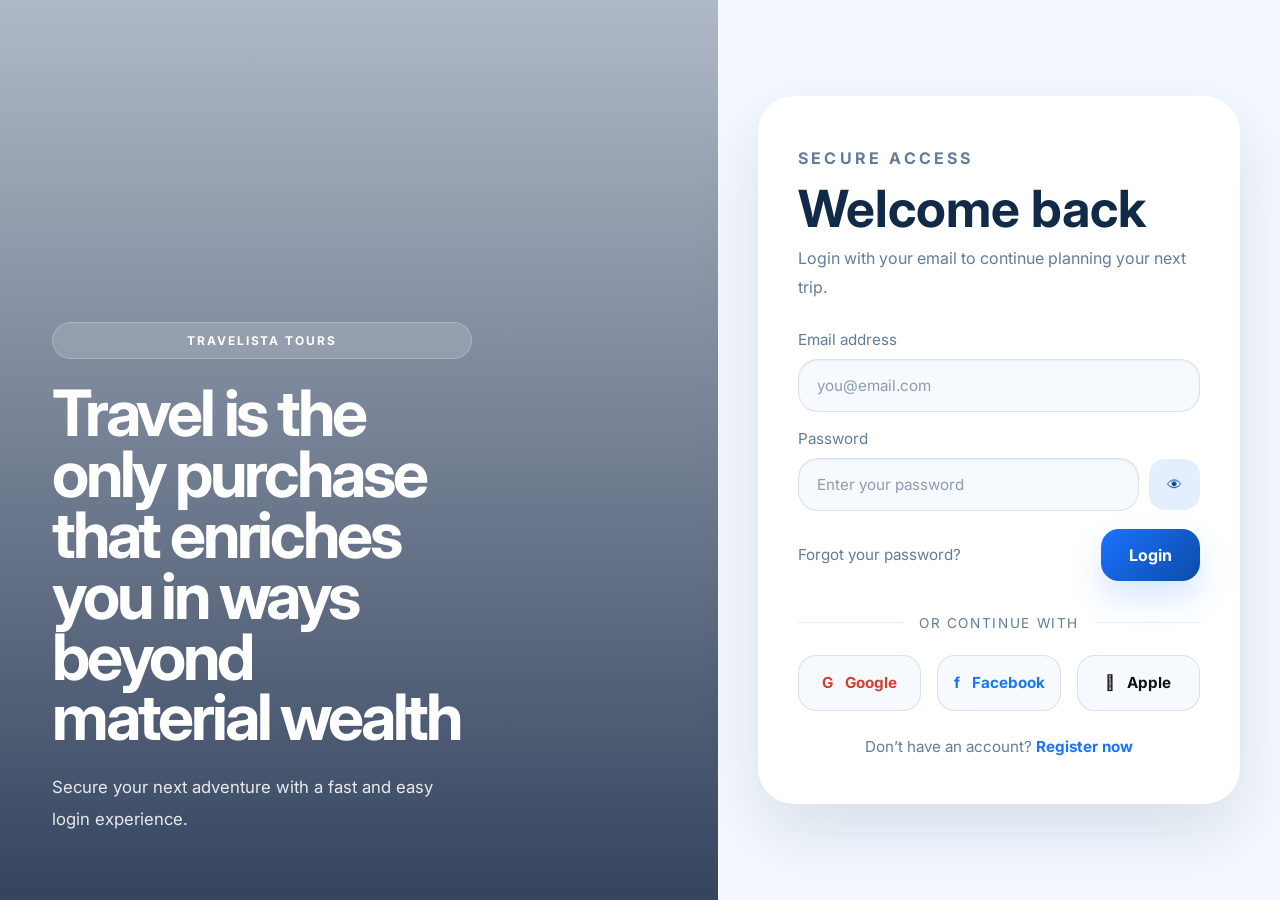
<file: index.html>
<!DOCTYPE html>
<html lang="en">
<head>
    <meta charset="UTF-8">
    <meta name="viewport" content="width=device-width, initial-scale=1.0">
    <title>Travelista Tours - Login</title>
    <link rel="preconnect" href="https://fonts.googleapis.com">
    <link rel="preconnect" href="https://fonts.gstatic.com" crossorigin>
    <link href="https://fonts.googleapis.com/css2?family=Inter:wght@400;500;600;700;800&display=swap" rel="stylesheet">
    <link rel="stylesheet" href="style.css">
</head>
<body>
    <div class="login-page">
        <section class="hero-panel">
            <div class="hero-overlay"></div>
            <div class="hero-copy">
                <span class="hero-pill">Travelista Tours</span>
                <h1>Travel is the only purchase that enriches you in ways beyond material wealth</h1>
                <p>Secure your next adventure with a fast and easy login experience.</p>
            </div>
        </section>

        <section class="auth-panel">
            <div class="auth-card">
                <div class="auth-head">
                    <p class="eyebrow">Secure access</p>
                    <h1>Welcome back</h1>
                    <p>Login with your email to continue planning your next trip.</p>
                </div>

                <form class="auth-form" action="#" method="post">
                    <label>
                        <span>Email address</span>
                        <input type="email" name="email" placeholder="you@email.com" required>
                    </label>
                    <label>
                        <span>Password</span>
                        <div class="password-field">
                            <input type="password" name="password" placeholder="Enter your password" required>
                            <button class="password-toggle" type="button" aria-label="Toggle password visibility">👁</button>
                        </div>
                    </label>

                    <div class="auth-actions">
                        <a href="#forgot" class="link-secondary">Forgot your password?</a>
                        <button type="submit" class="btn-primary">Login</button>
                    </div>
                </form>

                <div class="divider"><span>Or continue with</span></div>

                <div class="social-login">
                    <button class="btn-social btn-google" aria-label="Login with Google"><span>G</span> Google</button>
                    <button class="btn-social btn-facebook" aria-label="Login with Facebook"><span>f</span> Facebook</button>
                    <button class="btn-social btn-apple" aria-label="Login with Apple"><span></span> Apple</button>
                </div>

                <p class="register-note">Don’t have an account? <a href="#register">Register now</a></p>
            </div>
        </section>
    </div>
</body>
</html>
</file>
<file: style.css>
/* Root theme variables */
:root {
    color-scheme: light;
    --bg: #eaf2ff;
    --bg-gradient: linear-gradient(180deg, #eaf2ff 0%, #f8fbff 100%);
    --surface: #ffffff;
    --surface-soft: #f6faff;
    --text: #112a47;
    --muted: #627d99;
    --accent: #1b73ff;
    --accent-dark: #0d4aa8;
    --border: rgba(17, 42, 71, 0.12);
    --shadow: 0 28px 70px rgba(17, 42, 71, 0.12);
}

* {
    box-sizing: border-box;
}

html,
body {
    margin: 0;
    min-height: 100%;
    font-family: 'Inter', 'Segoe UI', system-ui, sans-serif;
    -webkit-font-smoothing: antialiased;
    background: var(--bg-gradient);
}

body {
    color: var(--text);
}

button,
input,
a {
    font: inherit;
    transition: all 0.2s ease-in-out;
}

button:focus-visible,
input:focus-visible,
a:focus-visible {
    outline: 3px solid rgba(27, 115, 255, 0.55);
    outline-offset: 3px;
}

.login-page {
    display: grid;
    grid-template-columns: 1.15fr 0.9fr;
    min-height: 100vh;
}

.hero-panel {
    position: relative;
    background: url('https://images.unsplash.com/photo-1470770903676-69b98201ea1c?auto=format&fit=crop&w=1400&q=80') center/cover no-repeat;
    background-blend-mode: multiply;
    display: flex;
    align-items: flex-end;
    padding: clamp(3rem, 5vw, 4rem) clamp(2.5rem, 5vw, 3.25rem);
}

.hero-overlay {
    position: absolute;
    inset: 0;
    background: linear-gradient(180deg, rgba(6, 18, 38, 0.26), rgba(9, 28, 60, 0.82));
}

.hero-copy {
    position: relative;
    z-index: 1;
    max-width: 420px;
    display: grid;
    gap: 24px;
}

.hero-pill {
    display: inline-flex;
    align-items: center;
    justify-content: center;
    padding: 10px 18px;
    border-radius: 999px;
    background: rgba(255, 255, 255, 0.15);
    border: 1px solid rgba(255, 255, 255, 0.22);
    color: #fff;
    text-transform: uppercase;
    letter-spacing: 0.16em;
    font-weight: 700;
    font-size: 0.75rem;
}

.hero-copy h1 {
    margin: 0;
    font-size: clamp(3rem, 5vw, 4.8rem);
    line-height: 0.95;
    letter-spacing: -0.05em;
    color: #fff;
}

.hero-copy p {
    margin: 0;
    font-size: 1.05rem;
    line-height: 1.9;
    color: rgba(255, 255, 255, 0.88);
    max-width: 420px;
}

.auth-panel {
    display: flex;
    align-items: center;
    justify-content: center;
    padding: clamp(2.5rem, 4vw, 3.5rem) clamp(1.5rem, 4vw, 2.5rem);
    background: #f4f8ff;
}

.auth-card {
    width: 100%;
    max-width: 520px;
    background: var(--surface);
    border-radius: 36px;
    box-shadow: var(--shadow);
    padding: clamp(2.5rem, 4vw, 3rem) clamp(1.75rem, 4vw, 2.5rem);
}

.auth-head {
    display: grid;
    gap: 0.6rem;
}

.eyebrow {
    margin: 0;
    color: var(--accent);
    text-transform: uppercase;
    letter-spacing: 0.2em;
    font-size: 0.78rem;
    font-weight: 700;
}

.auth-head h1 {
    margin: 0;
    font-size: clamp(2.4rem, 4vw, 3.4rem);
    line-height: 1.02;
}

.auth-head p {
    margin: 0;
    color: var(--muted);
    font-size: 1rem;
    line-height: 1.8;
}

.auth-form {
    margin-top: clamp(1.75rem, 2vw, 2.25rem);
    display: grid;
    gap: 1.1rem;
}

.auth-form label {
    display: grid;
    gap: 0.625rem;
    color: var(--muted);
    font-size: 0.95rem;
}

.auth-form input {
    width: 100%;
    padding: 1rem 1.1rem;
    border: 1px solid var(--border);
    border-radius: 1.25rem;
    background: var(--surface-soft);
    color: var(--text);
    outline: none;
    box-shadow: inset 0 1px 2px rgba(17, 42, 71, 0.05);
}

.auth-form input::placeholder {
    color: rgba(17, 42, 71, 0.45);
}

.auth-form input:focus {
    border-color: rgba(27, 115, 255, 0.5);
    box-shadow: 0 0 0 4px rgba(27, 115, 255, 0.12);
}

.password-field {
    display: flex;
    align-items: center;
    gap: 10px;
}

.password-field input {
    flex: 1;
}

.password-toggle {
    border: none;
    width: clamp(3rem, 4vw, 3.25rem);
    height: clamp(3rem, 4vw, 3.25rem);
    border-radius: 1rem;
    background: rgba(27, 115, 255, 0.12);
    color: var(--accent-dark);
    cursor: pointer;
    transition: all 0.2s ease-in-out;
}

.password-toggle:hover {
    filter: brightness(1.05);
}

.password-toggle:active {
    transform: scale(0.98);
}

.auth-actions {
    display: flex;
    align-items: center;
    justify-content: space-between;
    gap: 16px;
}

.link-secondary {
    color: var(--muted);
    text-decoration: none;
    font-size: 0.95rem;
}

.btn-primary {
    border: none;
    background: linear-gradient(135deg, var(--accent) 0%, var(--accent-dark) 100%);
    color: #fff;
    border-radius: 1.125rem;
    padding: 1rem 1.75rem;
    font-size: 1rem;
    font-weight: 700;
    cursor: pointer;
    box-shadow: 0 16px 34px rgba(27, 115, 255, 0.18);
    transition: all 0.2s ease-in-out;
}

.btn-primary:hover {
    filter: brightness(1.08);
    transform: translateY(-1px);
    box-shadow: 0 20px 42px rgba(27, 115, 255, 0.22);
}

.btn-primary:active {
    transform: scale(0.98);
}

.divider {
    display: flex;
    align-items: center;
    text-align: center;
    margin: 34px 0 24px;
}

.divider::before,
.divider::after {
    content: '';
    flex: 1;
    height: 1px;
    background: #e3ecfd;
}

.divider span {
    margin: 0 16px;
    color: var(--muted);
    font-size: 0.85rem;
    letter-spacing: 0.12em;
    text-transform: uppercase;
}

.social-login {
    display: grid;
    grid-template-columns: repeat(auto-fit, minmax(100px, 1fr));
    gap: 1rem;
}

.btn-social {
    min-height: clamp(3.5rem, 4vw, 3.75rem);
    border: 1px solid var(--border);
    border-radius: 1.125rem;
    background: var(--surface-soft);
    color: var(--accent-dark);
    font-size: 0.95rem;
    font-weight: 700;
    display: inline-flex;
    align-items: center;
    justify-content: center;
    gap: 0.75rem;
    cursor: pointer;
    transition: all 0.2s ease-in-out;
}

.btn-social:hover {
    filter: brightness(1.08);
    transform: translateY(-2px);
    box-shadow: 0 10px 24px rgba(17, 42, 71, 0.08);
}

.btn-social:active {
    transform: scale(0.98);
}

.btn-google {
    color: #d33f2f;
}

.btn-facebook {
    color: #1877f2;
}

.btn-apple {
    color: #111;
}

.register-note {
    margin: 26px 0 0;
    text-align: center;
    color: var(--muted);
    font-size: 0.95rem;
}

.register-note a {
    color: var(--accent);
    text-decoration: none;
    font-weight: 700;
}

@media (max-width: 980px) {
    .login-page {
        grid-template-columns: 1fr;
    }

    .hero-panel {
        min-height: 380px;
        padding: 40px 28px;
        align-items: center;
    }

    .auth-panel {
        padding: 32px 22px;
    }
}

@media (max-width: 700px) {
    .hero-panel {
        padding: 30px 18px;
    }

    .hero-copy h1 {
        font-size: 2.7rem;
    }

    .auth-card {
        padding: 28px 20px;
    }

    .auth-actions {
        flex-direction: column;
        align-items: stretch;
    }

    .btn-primary {
        width: 100%;
    }

    .social-login {
        grid-template-columns: repeat(3, minmax(0, 1fr));
    }
}
</file>
